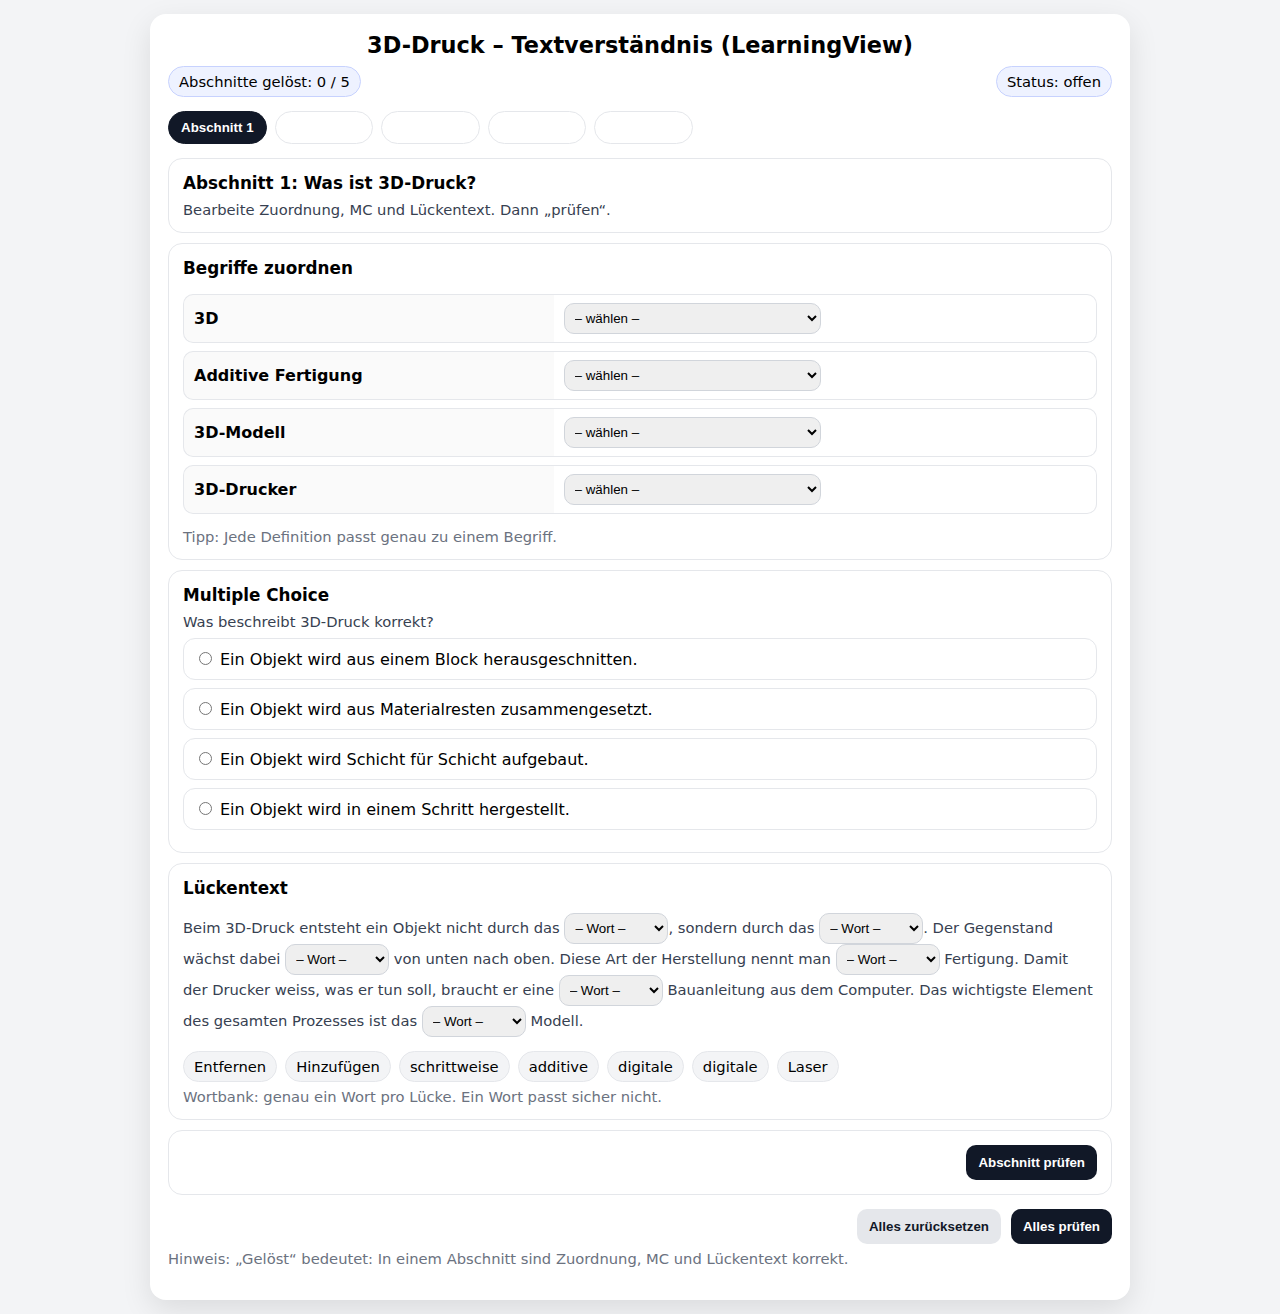
<file: index.html>
<!DOCTYPE html>
<html lang="de">
<head>
  <meta charset="UTF-8" />
  <meta name="viewport" content="width=device-width,initial-scale=1" />
  <title>3D-Druck – Arbeitsblatt (LearningView)</title>
  <style>
    :root{font-family:system-ui,-apple-system,BlinkMacSystemFont,"Segoe UI",sans-serif;background:#f3f4f6;}
    body{margin:0;min-height:100vh;display:flex;align-items:center;justify-content:center;padding:14px;}
    .app{background:#fff;border-radius:16px;box-shadow:0 10px 30px rgba(0,0,0,.1);padding:18px;max-width:980px;width:100%;box-sizing:border-box;}
    h1{margin:0 0 6px;text-align:center;font-size:1.4rem;}
    .topbar{display:flex;gap:10px;flex-wrap:wrap;align-items:center;justify-content:space-between;margin:8px 0 14px;}
    .pill{background:#eef2ff;border:1px solid #c7d2fe;padding:6px 10px;border-radius:999px;font-size:.92rem}
    .tabs{display:flex;gap:8px;flex-wrap:wrap;margin:10px 0 14px;}
    .tab{border:1px solid #e5e7eb;background:#fff;border-radius:999px;padding:8px 12px;cursor:pointer;font-weight:600}
    .tab.active{background:#111827;color:#fff;border-color:#111827}
    .section{display:none;}
    .section.active{display:block;}
    .card{border:1px solid #e5e7eb;border-radius:14px;padding:14px;margin:10px 0;background:#fff;}
    .card h2{margin:0 0 8px;font-size:1.05rem}
    .hint{color:#6b7280;font-size:.92rem;margin-top:6px}
    .row{display:flex;gap:10px;flex-wrap:wrap;align-items:flex-start}
    .col{flex:1;min-width:260px}
    button{border:0;background:#111827;color:#fff;padding:10px 12px;border-radius:10px;cursor:pointer;font-weight:700}
    button.secondary{background:#e5e7eb;color:#111827}
    button:disabled{opacity:.45;cursor:not-allowed}
    .ok{color:#065f46;font-weight:700}
    .bad{color:#991b1b;font-weight:700}
    .small{font-size:.92rem;color:#374151}
    .mc label{display:block;border:1px solid #e5e7eb;border-radius:12px;padding:10px;margin:8px 0;cursor:pointer}
    .mc input{margin-right:8px}
    .wordbank{display:flex;gap:8px;flex-wrap:wrap;margin-top:10px}
    .chip{background:#f3f4f6;border:1px solid #e5e7eb;padding:6px 10px;border-radius:999px;font-size:.92rem}
    .blank{display:inline-block;min-width:140px;border-bottom:2px solid #111827;padding:0 6px;margin:0 4px}
    select{padding:6px;border-radius:10px;border:1px solid #d1d5db}
    table{width:100%;border-collapse:separate;border-spacing:0 8px}
    td{padding:8px 10px;vertical-align:middle}
    .pair td{border:1px solid #e5e7eb}
    .pair td:first-child{border-right:none;border-radius:10px 0 0 10px;background:#fafafa;font-weight:700}
    .pair td:last-child{border-left:none;border-radius:0 10px 10px 0}
    .footer{display:flex;gap:10px;flex-wrap:wrap;justify-content:flex-end;margin-top:14px}
  </style>
</head>
<body>
  <div class="app">
    <h1>3D-Druck – Textverständnis (LearningView)</h1>
    <div class="topbar">
      <div class="pill" id="progressPill">Abschnitte gelöst: 0 / 5</div>
      <div class="pill" id="statusPill">Status: offen</div>
    </div>

    <div class="tabs" id="tabs"></div>

    <div id="sections"></div>

    <div class="footer">
      <button class="secondary" id="resetBtn">Alles zurücksetzen</button>
      <button id="checkAllBtn">Alles prüfen</button>
    </div>

    <p class="hint">Hinweis: „Gelöst“ bedeutet: In einem Abschnitt sind Zuordnung, MC und Lückentext korrekt.</p>
  </div>

<script>
/* =========================
   DATEN: Abschnitte 1–5
   (Abschnitt 1 vollständig,
    2–5 als Platzhalter: fülle
    die Aufgaben analog)
   ========================= */

const DATA = [
  {
    id: 1,
    title: "Abschnitt 1",
    subtitle: "Was ist 3D-Druck?",
    match: {
      title: "Begriffe zuordnen",
      left: [
        "3D",
        "Additive Fertigung",
        "3D-Modell",
        "3D-Drucker"
      ],
      right: [
        "Dreidimensional: Länge, Breite, Höhe",
        "Herstellung: Material wird hinzugefügt",
        "Digitaler Bauplan für den Druck",
        "Maschine: baut Schicht für Schicht"
      ],
      // richtige Zuordnung: index links -> index rechts
      solution: [0,1,2,3]
    },
    mc: {
      title: "Multiple Choice",
      question: "Was beschreibt 3D-Druck korrekt?",
      options: [
        "Ein Objekt wird aus einem Block herausgeschnitten.",
        "Ein Objekt wird aus Materialresten zusammengesetzt.",
        "Ein Objekt wird Schicht für Schicht aufgebaut.",
        "Ein Objekt wird in einem Schritt hergestellt."
      ],
      correctIndex: 2
    },
    cloze: {
      title: "Lückentext",
      textParts: [
        "Beim 3D-Druck entsteht ein Objekt nicht durch das ",
        ", sondern durch das ",
        ". Der Gegenstand wächst dabei ",
        " von unten nach oben. Diese Art der Herstellung nennt man ",
        " Fertigung. Damit der Drucker weiss, was er tun soll, braucht er eine ",
        " Bauanleitung aus dem Computer. Das wichtigste Element des gesamten Prozesses ist das ",
        " Modell."
      ],
      // 6 Lücken
      blanks: 6,
      wordbank: [
        "Entfernen",
        "Hinzufügen",
        "schrittweise",
        "additive",
        "digitale",
        "digitale",
        "Laser" // Ablenkwort
      ],
      // eindeutige Lösung je Lücke
      solution: ["Entfernen","Hinzufügen","schrittweise","additive","digitale","digitale"]
    }
  },

  // ===== Platzhalter: Abschnitt 2–5
  // Du kannst die Inhalte 1:1 aus deinem Arbeitsblatt übertragen.
  // Ich habe sie hier bewusst leer gelassen, damit du sie schnell kopierst.
  { id: 2, title: "Abschnitt 2", subtitle:"3D-Druck in der heutigen Welt",
    match:null, mc:null, cloze:null },
  { id: 3, title: "Abschnitt 3", subtitle:"Verfahren und Materialien",
    match:null, mc:null, cloze:null },
  { id: 4, title: "Abschnitt 4", subtitle:"Software: CAD & Slicer",
    match:null, mc:null, cloze:null },
  { id: 5, title: "Abschnitt 5", subtitle:"Du lernst 3D-Druck – warum?",
    match:null, mc:null, cloze:null }
];

/* =========================
   UI Rendering
   ========================= */

const tabsEl = document.getElementById("tabs");
const sectionsEl = document.getElementById("sections");
const progressPill = document.getElementById("progressPill");
const statusPill = document.getElementById("statusPill");
const resetBtn = document.getElementById("resetBtn");
const checkAllBtn = document.getElementById("checkAllBtn");

const state = loadState();

function loadState(){
  try{
    const raw = localStorage.getItem("lv_3ddruck_state_v1");
    if(raw) return JSON.parse(raw);
  }catch(e){}
  return { active:1, solved:{}, answers:{} };
}
function saveState(){
  localStorage.setItem("lv_3ddruck_state_v1", JSON.stringify(state));
}

function setActive(id){
  state.active = id;
  saveState();
  render();
}

function render(){
  // Tabs
  tabsEl.innerHTML = "";
  DATA.forEach(s=>{
    const b = document.createElement("button");
    b.className = "tab"+(s.id===state.active?" active":"");
    b.textContent = s.title;
    b.onclick = ()=>setActive(s.id);
    tabsEl.appendChild(b);
  });

  // Sections
  sectionsEl.innerHTML = "";
  DATA.forEach(s=>{
    const wrap = document.createElement("div");
    wrap.className = "section"+(s.id===state.active?" active":"");
    wrap.dataset.sid = s.id;

    const header = document.createElement("div");
    header.className = "card";
    header.innerHTML = `<h2>${s.title}: ${s.subtitle}</h2>
                        <div class="small">Bearbeite Zuordnung, MC und Lückentext. Dann „prüfen“.</div>`;
    wrap.appendChild(header);

    if(!s.match || !s.mc || !s.cloze){
      const c = document.createElement("div");
      c.className = "card";
      c.innerHTML = `<h2>Inhalt fehlt</h2>
                     <div class="small">Dieser Abschnitt ist noch nicht befüllt. Kopiere die Aufgaben aus deinem Dokument in die DATA-Struktur.</div>`;
      wrap.appendChild(c);
      sectionsEl.appendChild(wrap);
      return;
    }

    // Match
    wrap.appendChild(renderMatch(s));
    // MC
    wrap.appendChild(renderMC(s));
    // Cloze
    wrap.appendChild(renderCloze(s));

    // Check button
    const footer = document.createElement("div");
    footer.className = "card";
    footer.innerHTML = `<div class="row" style="justify-content:space-between;align-items:center">
        <div id="secmsg_${s.id}" class="small"></div>
        <button onclick="checkSection(${s.id})">Abschnitt prüfen</button>
      </div>`;
    wrap.appendChild(footer);

    sectionsEl.appendChild(wrap);
  });

  // Progress
  const solvedCount = Object.values(state.solved).filter(Boolean).length;
  progressPill.textContent = `Abschnitte gelöst: ${solvedCount} / 5`;
  statusPill.textContent = solvedCount===5 ? "Status: abgeschlossen" : "Status: offen";

  if(solvedCount===5){
    sendAppSolvedOnce();
  }
}
window.checkSection = checkSection;

function key(sid, part){ return `${sid}:${part}`; }

function renderMatch(s){
  const card = document.createElement("div");
  card.className = "card";
  card.innerHTML = `<h2>${s.match.title}</h2>`;
  const table = document.createElement("table");
  s.match.left.forEach((l,i)=>{
    const tr = document.createElement("tr");
    tr.className = "pair";
    const td1 = document.createElement("td"); td1.textContent = l;
    const td2 = document.createElement("td");
    const sel = document.createElement("select");
    sel.dataset.sid = s.id; sel.dataset.part="match"; sel.dataset.idx=i;
    sel.innerHTML = `<option value="">– wählen –</option>` + s.match.right.map((r,ri)=>`<option value="${ri}">${r}</option>`).join("");
    const saved = state.answers[key(s.id,"match")]?.[i] ?? "";
    sel.value = saved;
    sel.onchange = ()=>{
      state.answers[key(s.id,"match")] = state.answers[key(s.id,"match")] || [];
      state.answers[key(s.id,"match")][i] = sel.value;
      saveState();
    };
    td2.appendChild(sel);
    tr.appendChild(td1); tr.appendChild(td2);
    table.appendChild(tr);
  });
  card.appendChild(table);
  card.innerHTML += `<div class="hint">Tipp: Jede Definition passt genau zu einem Begriff.</div>`;
  return card;
}

function renderMC(s){
  const card = document.createElement("div");
  card.className = "card";
  card.innerHTML = `<h2>${s.mc.title}</h2><div class="small">${s.mc.question}</div>`;
  const div = document.createElement("div");
  div.className = "mc";
  const saved = state.answers[key(s.id,"mc")] ?? null;
  s.mc.options.forEach((opt,idx)=>{
    const lab = document.createElement("label");
    const inp = document.createElement("input");
    inp.type="radio"; inp.name=`mc_${s.id}`; inp.value=idx;
    if(saved!==null && String(saved)===String(idx)) inp.checked = true;
    inp.onchange = ()=>{
      state.answers[key(s.id,"mc")] = idx;
      saveState();
    };
    lab.appendChild(inp);
    lab.appendChild(document.createTextNode(opt));
    div.appendChild(lab);
  });
  card.appendChild(div);
  return card;
}

function renderCloze(s){
  const card = document.createElement("div");
  card.className = "card";
  card.innerHTML = `<h2>${s.cloze.title}</h2>`;
  const p = document.createElement("p");
  p.className = "small";

  const saved = state.answers[key(s.id,"cloze")] || Array(s.cloze.blanks).fill("");

  // Build with selects for each blank
  let bi = 0;
  s.cloze.textParts.forEach((part,pi)=>{
    p.appendChild(document.createTextNode(part));
    if(pi < s.cloze.blanks){
      const sel = document.createElement("select");
      sel.dataset.sid=s.id; sel.dataset.part="cloze"; sel.dataset.idx=bi;
      sel.innerHTML = `<option value="">– Wort –</option>` + s.cloze.wordbank.map(w=>`<option value="${w}">${w}</option>`).join("");
      sel.value = saved[bi] || "";
      sel.onchange = ()=>{
        state.answers[key(s.id,"cloze")] = state.answers[key(s.id,"cloze")] || Array(s.cloze.blanks).fill("");
        state.answers[key(s.id,"cloze")][bi] = sel.value;
        saveState();
      };
      p.appendChild(sel);
      bi++;
    }
  });

  card.appendChild(p);

  const wb = document.createElement("div");
  wb.className = "wordbank";
  s.cloze.wordbank.forEach(w=>{
    const c = document.createElement("span");
    c.className = "chip";
    c.textContent = w;
    wb.appendChild(c);
  });
  card.appendChild(wb);
  card.innerHTML += `<div class="hint">Wortbank: genau ein Wort pro Lücke. Ein Wort passt sicher nicht.</div>`;
  return card;
}

function checkSection(sid){
  const s = DATA.find(x=>x.id===sid);
  if(!s.match || !s.mc || !s.cloze) return;

  const msg = document.getElementById(`secmsg_${sid}`);
  let okMatch = false, okMC = false, okCloze = false;

  // Match
  const ansM = state.answers[key(sid,"match")] || [];
  okMatch = ansM.length===s.match.left.length && s.match.solution.every((sol,i)=>String(ansM[i])===String(sol));

  // MC
  const ansMC = state.answers[key(sid,"mc")];
  okMC = (ansMC===s.mc.correctIndex);

  // Cloze
  const ansC = state.answers[key(sid,"cloze")] || [];
  okCloze = s.cloze.solution.every((sol,i)=>String(ansC[i])===String(sol));

  const solved = okMatch && okMC && okCloze;
  state.solved[sid] = solved;
  saveState();

  msg.innerHTML = solved
    ? `<span class="ok">Gelöst ✅</span> (Zuordnung, MC und Lückentext korrekt)`
    : `<span class="bad">Noch nicht gelöst ❌</span> (prüfe die drei Teile)`;

  render();
}

function sendAppSolvedOnce(){
  if(state._sentSolved) return;
  state._sentSolved = true;
  saveState();
  try{
    window.parent?.postMessage("AppSolved","*");
  }catch(e){}
}

checkAllBtn.onclick = ()=>{
  DATA.forEach(s=>checkSection(s.id));
};

resetBtn.onclick = ()=>{
  localStorage.removeItem("lv_3ddruck_state_v1");
  location.reload();
};

render();
</script>
</body>
</html>
</file>
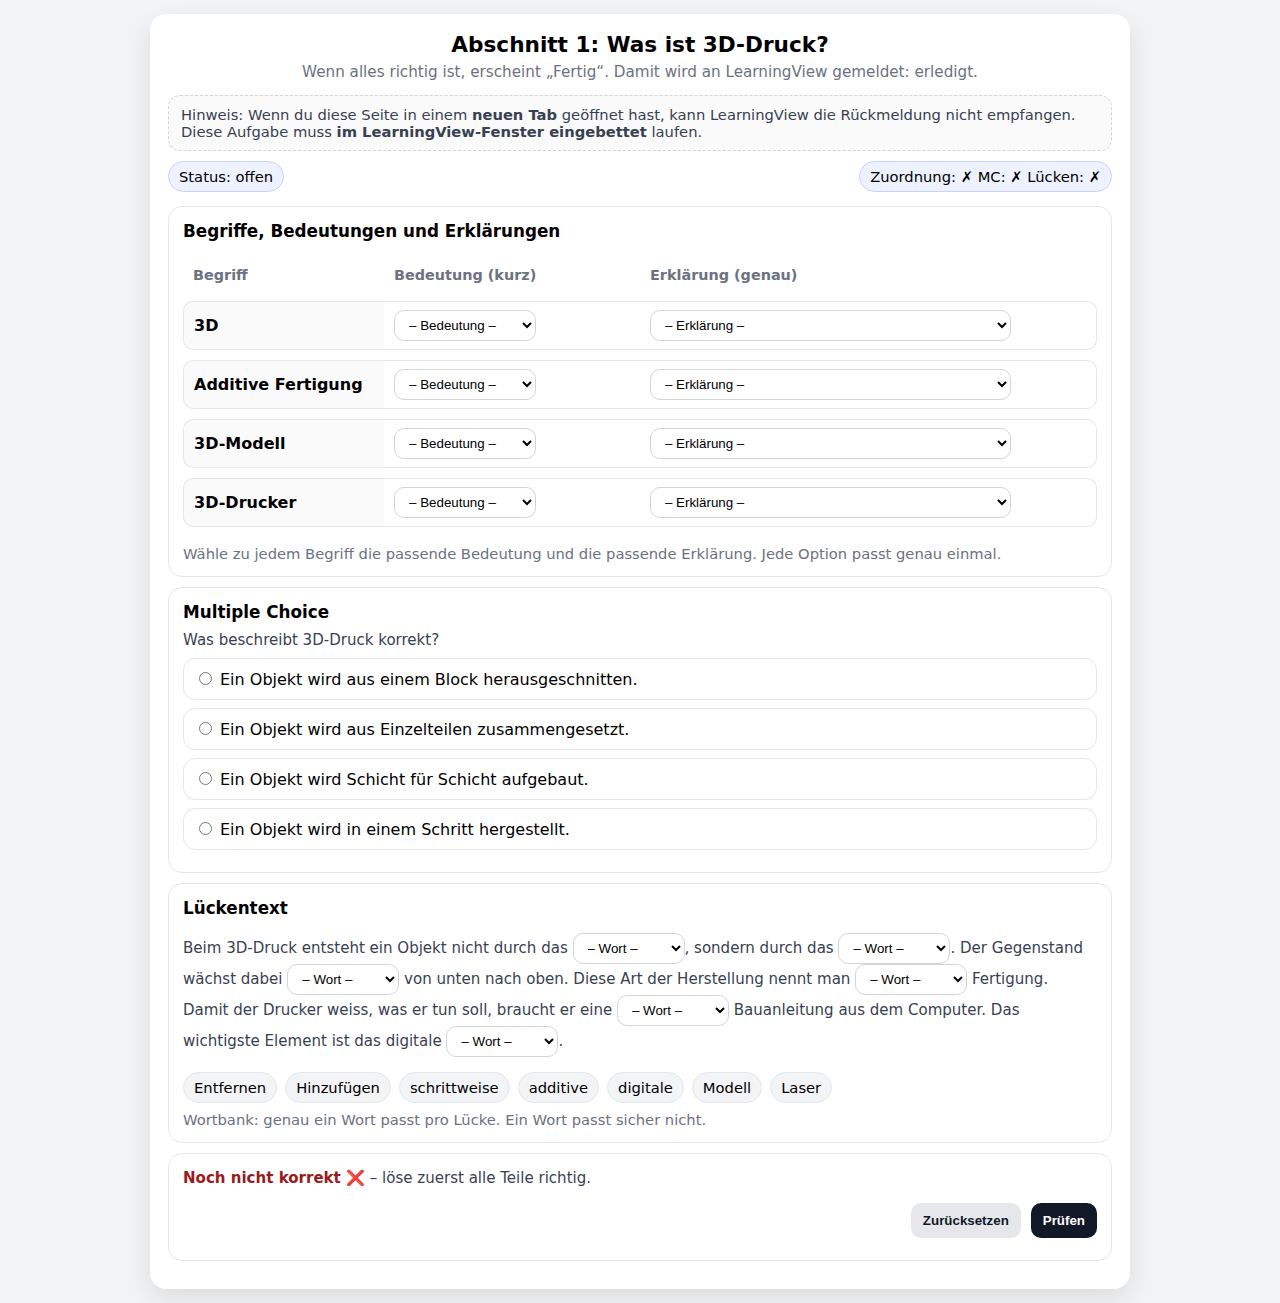
<file: abschnitt1.html>
<!DOCTYPE html>
<html lang="de">
<head>
  <meta charset="UTF-8" />
  <meta name="viewport" content="width=device-width,initial-scale=1" />
  <title>3D-Druck – Abschnitt 1</title>
  <style>
    :root{font-family:system-ui,-apple-system,BlinkMacSystemFont,"Segoe UI",sans-serif;background:#f3f4f6;}
    body{margin:0;min-height:100vh;display:flex;align-items:center;justify-content:center;padding:14px;}
    .app{background:#fff;border-radius:16px;box-shadow:0 10px 30px rgba(0,0,0,.1);padding:18px;max-width:980px;width:100%;box-sizing:border-box;}
    h1{margin:0 0 6px;text-align:center;font-size:1.35rem;}
    .sub{margin:0 0 14px;text-align:center;color:#6b7280;font-size:.95rem}

    .pillbar{display:flex;gap:10px;flex-wrap:wrap;align-items:center;justify-content:space-between;margin:8px 0 14px;}
    .pill{background:#eef2ff;border:1px solid #c7d2fe;padding:6px 10px;border-radius:999px;font-size:.92rem}

    .card{border:1px solid #e5e7eb;border-radius:14px;padding:14px;margin:10px 0;background:#fff;}
    .card h2{margin:0 0 8px;font-size:1.05rem}
    .small{font-size:.94rem;color:#374151;line-height:1.35}
    .hint{color:#6b7280;font-size:.92rem;margin-top:8px}

    table{width:100%;border-collapse:separate;border-spacing:0 10px}
    th,td{padding:8px 10px;vertical-align:middle}
    th{font-size:.9rem;color:#6b7280;text-align:left}
    tr.row td{border:1px solid #e5e7eb}
    tr.row td:first-child{border-right:none;border-radius:10px 0 0 10px;background:#fafafa;font-weight:800;width:22%}
    tr.row td:nth-child(2){border-left:none;border-right:none;width:28%}
    tr.row td:last-child{border-left:none;border-radius:0 10px 10px 0;width:50%}

    select{padding:6px 10px;border-radius:10px;border:1px solid #d1d5db;max-width:100%;background:#fff;}

    .mc label{display:block;border:1px solid #e5e7eb;border-radius:12px;padding:10px;margin:8px 0;cursor:pointer}
    .mc input{margin-right:8px}

    .wordbank{display:flex;gap:8px;flex-wrap:wrap;margin-top:10px}
    .chip{background:#f3f4f6;border:1px solid #e5e7eb;padding:6px 10px;border-radius:999px;font-size:.92rem}

    .footer{display:flex;gap:10px;flex-wrap:wrap;justify-content:flex-end;margin-top:14px;align-items:center;}
    button{border:0;background:#111827;color:#fff;padding:10px 12px;border-radius:10px;cursor:pointer;font-weight:800}
    button.secondary{background:#e5e7eb;color:#111827}
    button.done{background:#16a34a}
    button.done:disabled{opacity:.6;cursor:not-allowed}

    .ok{color:#065f46;font-weight:900}
    .bad{color:#991b1b;font-weight:900}
    .debug{margin:8px 0 0;color:#6b7280;font-size:.85rem;text-align:center}
    .hidden{display:none !important}
    .banner{border:1px dashed #d1d5db;padding:10px 12px;border-radius:12px;background:#fafafa;color:#374151;font-size:.92rem;margin-bottom:10px}
  </style>
</head>
<body>
  <div class="app">
    <h1 id="title"></h1>
    <p class="sub" id="subtitle"></p>

    <div class="banner hidden" id="embedHint">
      Hinweis: Wenn du diese Seite in einem <b>neuen Tab</b> geöffnet hast, kann LearningView die Rückmeldung nicht empfangen.
      Diese Aufgabe muss <b>im LearningView-Fenster eingebettet</b> laufen.
    </div>

    <div class="pillbar">
      <div class="pill" id="progressPill"></div>
      <div class="pill" id="detailPill"></div>
    </div>

    <div class="card">
      <h2 id="matchTitle"></h2>
      <table>
        <thead>
          <tr>
            <th>Begriff</th>
            <th>Bedeutung (kurz)</th>
            <th>Erklärung (genau)</th>
          </tr>
        </thead>
        <tbody id="matchTable"></tbody>
      </table>
      <div class="hint">Wähle zu jedem Begriff die passende Bedeutung und die passende Erklärung. Jede Option passt genau einmal.</div>
    </div>

    <div class="card">
      <h2 id="mcTitle"></h2>
      <div class="small" id="mcQuestion"></div>
      <div class="mc" id="mcWrap"></div>
    </div>

    <div class="card">
      <h2 id="clozeTitle"></h2>
      <p class="small" id="clozeText"></p>
      <div class="wordbank" id="wordbank"></div>
      <div class="hint">Wortbank: genau ein Wort passt pro Lücke. Ein Wort passt sicher nicht.</div>
    </div>

    <div class="card">
      <div class="small" id="msg"></div>
      <div class="footer">
        <button class="secondary" id="resetBtn">Zurücksetzen</button>
        <button id="checkBtn">Prüfen</button>

        <!-- erscheint erst wenn alles korrekt -->
        <button class="done hidden" id="doneBtn">Fertig (LearningView)</button>
      </div>
      <div class="debug" id="debug"></div>
    </div>
  </div>

<script>
const CONFIG = {
  title: "Abschnitt 1: Was ist 3D-Druck?",
  subtitle: "Wenn alles richtig ist, erscheint „Fertig“. Damit wird an LearningView gemeldet: erledigt.",
  match3: {
    title: "Begriffe, Bedeutungen und Erklärungen",
    terms: ["3D","Additive Fertigung","3D-Modell","3D-Drucker"],
    meanings: ["dreidimensional","Herstellungsart","digitaler Bauplan","Druckmaschine"],
    explanations: [
      "Gegenstände mit Breite, Länge und Höhe",
      "Material wird schichtweise hinzugefügt",
      "Computerdatei, die die Form eines Objekts beschreibt",
      "Gerät, das ein Objekt Schicht für Schicht aufbaut"
    ],
    solutionMeaningIndex: [0,1,2,3],
    solutionExplainIndex:  [0,1,2,3]
  },
  mc: {
    title: "Multiple Choice",
    question: "Was beschreibt 3D-Druck korrekt?",
    options: [
      "Ein Objekt wird aus einem Block herausgeschnitten.",
      "Ein Objekt wird aus Einzelteilen zusammengesetzt.",
      "Ein Objekt wird Schicht für Schicht aufgebaut.",
      "Ein Objekt wird in einem Schritt hergestellt."
    ],
    correctIndex: 2
  },
  cloze: {
    title: "Lückentext",
    textParts: [
      "Beim 3D-Druck entsteht ein Objekt nicht durch das ",
      ", sondern durch das ",
      ". Der Gegenstand wächst dabei ",
      " von unten nach oben. Diese Art der Herstellung nennt man ",
      " Fertigung. Damit der Drucker weiss, was er tun soll, braucht er eine ",
      " Bauanleitung aus dem Computer. Das wichtigste Element ist das digitale ",
      "."
    ],
    wordbank: ["Entfernen","Hinzufügen","schrittweise","additive","digitale","Modell","Laser"],
    solution: ["Entfernen","Hinzufügen","schrittweise","additive","digitale","Modell"]
  }
};

const $ = (id)=>document.getElementById(id);
const state = { meaning:[], explain:[], mc:null, cloze:[], solved:false, sent:false };

function buildSelectIndex(options, placeholder){
  const sel = document.createElement("select");
  sel.innerHTML = `<option value="">${placeholder}</option>` +
    options.map((o,i)=>`<option value="${i}">${o}</option>`).join("");
  return sel;
}

function checkAll(){
  const okMatchMeaning = CONFIG.match3.solutionMeaningIndex
    .every((sol,i)=>String(state.meaning[i])===String(sol));
  const okMatchExplain = CONFIG.match3.solutionExplainIndex
    .every((sol,i)=>String(state.explain[i])===String(sol));
  const okMatch = okMatchMeaning && okMatchExplain;

  const okMC = state.mc === CONFIG.mc.correctIndex;

  const okCloze = CONFIG.cloze.solution
    .every((sol,i)=>String(state.cloze[i])===String(sol));

  return { okMatch, okMC, okCloze, solved: okMatch && okMC && okCloze };
}

function setDoneVisible(show){
  const b = $("doneBtn");
  if (show) b.classList.remove("hidden");
  else b.classList.add("hidden");
}

function updateStatus(){
  const r = checkAll();
  state.solved = r.solved;

  $("progressPill").textContent = `Status: ${r.solved ? "bereit" : "offen"}`;
  $("detailPill").textContent = `Zuordnung: ${r.okMatch?"✓":"✗"}  MC: ${r.okMC?"✓":"✗"}  Lücken: ${r.okCloze?"✓":"✗"}`;

  if (r.solved) {
    $("msg").innerHTML = `<span class="ok">Alles korrekt ✅</span> – klicke jetzt auf <b>Fertig</b>, um LearningView zu melden.`;
  } else {
    $("msg").innerHTML = `<span class="bad">Noch nicht korrekt ❌</span> – löse zuerst alle Teile richtig.`;
  }

  setDoneVisible(r.solved);
}

function sendAppSolved(){
  // Genau der „Trick“ aus dem LearningView-Forum:
  // <button onclick="window.parent.postMessage('AppSolved','*')">Fertig</button>
  // :contentReference[oaicite:2]{index=2}

  if (state.sent) return;

  // 3x senden (robuster)
  const fire = () => {
    try { window.parent.postMessage("AppSolved","*"); } catch(e){}
  };

  fire();
  setTimeout(fire, 150);
  setTimeout(fire, 450);

  state.sent = true;

  const b = $("doneBtn");
  b.disabled = true;
  b.textContent = "Gesendet ✓";

  $("debug").textContent =
    "Debug: AppSolved wurde gesendet. (Wenn LearningView es empfängt, wird die Aufgabe im Arbeitsstand als erledigt markiert.)";
}

function render(){
  $("title").textContent = CONFIG.title;
  $("subtitle").textContent = CONFIG.subtitle;

  // Hinweis, falls nicht eingebettet
  const embedded = (window.parent && window.parent !== window);
  if (!embedded) $("embedHint").classList.remove("hidden");

  // Match3
  $("matchTitle").textContent = CONFIG.match3.title;
  const tbody = $("matchTable");
  tbody.innerHTML = "";

  CONFIG.match3.terms.forEach((term,i)=>{
    const tr = document.createElement("tr");
    tr.className = "row";

    const tdTerm = document.createElement("td");
    tdTerm.textContent = term;

    const tdMeaning = document.createElement("td");
    const selM = buildSelectIndex(CONFIG.match3.meanings, "– Bedeutung –");
    selM.onchange = ()=>{ state.meaning[i]=selM.value; updateStatus(); };
    tdMeaning.appendChild(selM);

    const tdExplain = document.createElement("td");
    const selE = buildSelectIndex(CONFIG.match3.explanations, "– Erklärung –");
    selE.onchange = ()=>{ state.explain[i]=selE.value; updateStatus(); };
    tdExplain.appendChild(selE);

    tr.appendChild(tdTerm);
    tr.appendChild(tdMeaning);
    tr.appendChild(tdExplain);
    tbody.appendChild(tr);
  });

  // MC
  $("mcTitle").textContent = CONFIG.mc.title;
  $("mcQuestion").textContent = CONFIG.mc.question;
  const mw = $("mcWrap");
  mw.innerHTML = "";
  CONFIG.mc.options.forEach((opt,idx)=>{
    const lab = document.createElement("label");
    const inp = document.createElement("input");
    inp.type = "radio";
    inp.name = "mc";
    inp.value = idx;
    inp.onchange = ()=>{ state.mc = idx; updateStatus(); };
    lab.appendChild(inp);
    lab.appendChild(document.createTextNode(opt));
    mw.appendChild(lab);
  });

  // Cloze
  $("clozeTitle").textContent = CONFIG.cloze.title;
  const p = $("clozeText");
  p.innerHTML = "";
  for(let i=0;i<CONFIG.cloze.solution.length;i++){
    p.appendChild(document.createTextNode(CONFIG.cloze.textParts[i]));

    const sel = document.createElement("select");
    sel.innerHTML = `<option value="">– Wort –</option>` +
      CONFIG.cloze.wordbank.map(w=>`<option value="${w}">${w}</option>`).join("");
    sel.onchange = ()=>{ state.cloze[i]=sel.value; updateStatus(); };
    p.appendChild(sel);
  }
  p.appendChild(document.createTextNode(CONFIG.cloze.textParts[CONFIG.cloze.solution.length]));

  const wb = $("wordbank");
  wb.innerHTML = "";
  CONFIG.cloze.wordbank.forEach(w=>{
    const c = document.createElement("span");
    c.className = "chip";
    c.textContent = w;
    wb.appendChild(c);
  });

  // Buttons
  $("checkBtn").onclick = ()=> updateStatus();
  $("resetBtn").onclick = ()=> location.reload();
  $("doneBtn").onclick = ()=>{
    const r = checkAll();
    if (!r.solved) {
      $("debug").textContent = "Debug: Noch nicht korrekt – AppSolved wird nicht gesendet.";
      return;
    }
    sendAppSolved();
  };

  updateStatus();
}

render();
</script>
</body>
</html>
</file>
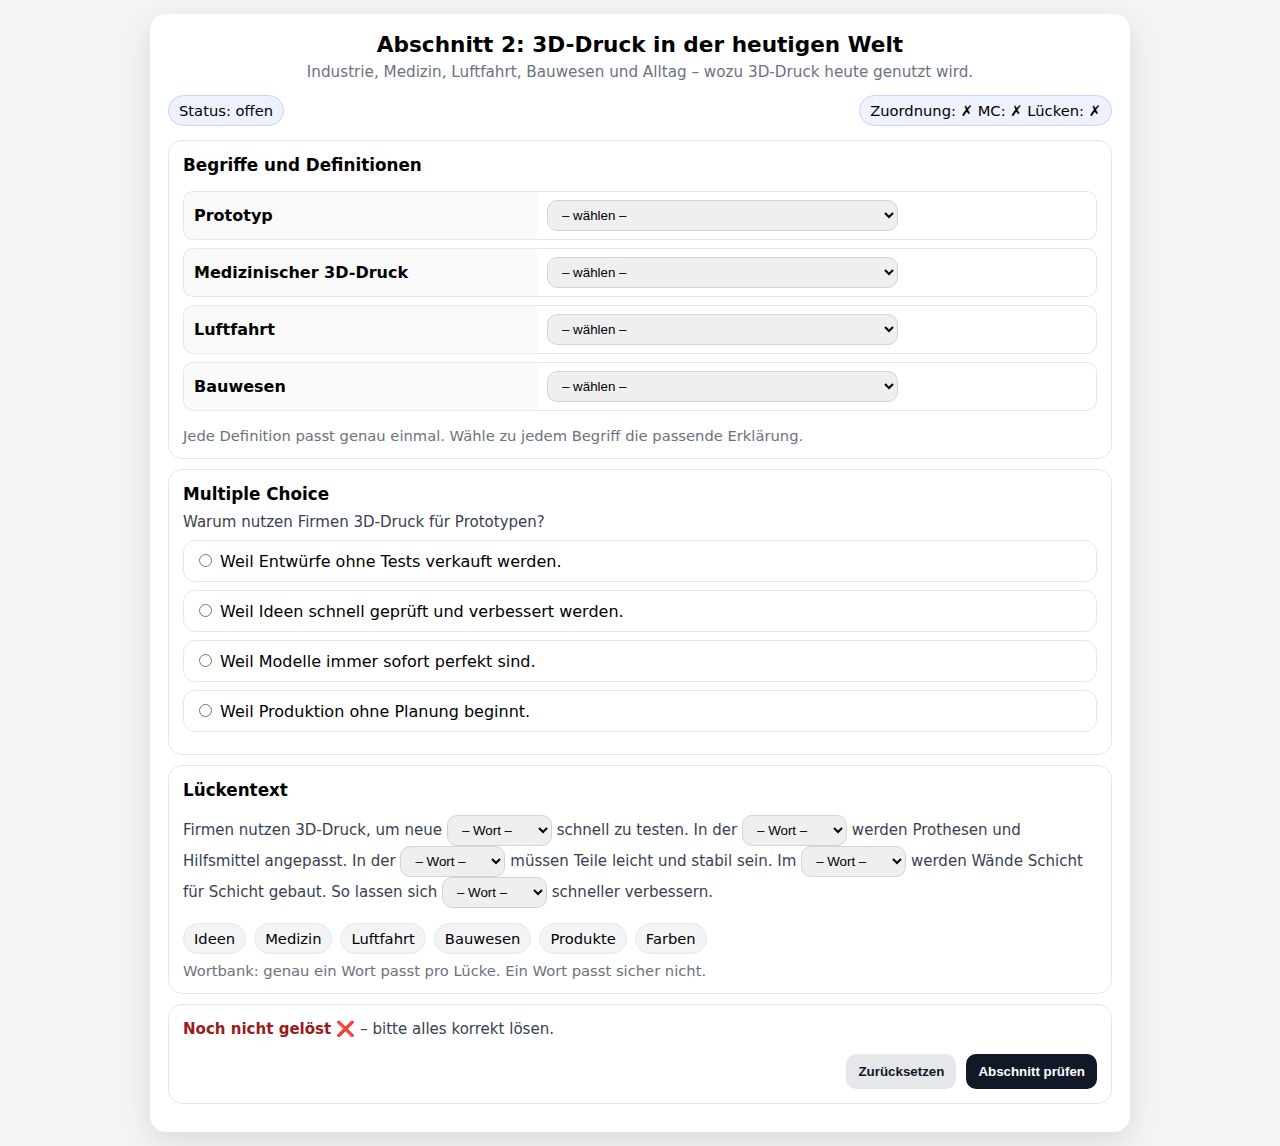
<file: abschnitt2.html>
<!DOCTYPE html>
<html lang="de">
<head>
  <meta charset="UTF-8" />
  <meta name="viewport" content="width=device-width,initial-scale=1" />
  <title>3D-Druck – Abschnitt 2</title>
  <link rel="stylesheet" href="./styles.css" />
</head>
<body>
  <div class="app">
    <h1 id="title"></h1>
    <p class="sub" id="subtitle"></p>

    <div class="pillbar">
      <div class="pill" id="progressPill"></div>
      <div class="pill" id="detailPill"></div>
    </div>

    <div class="card">
      <h2 id="matchTitle"></h2>
      <table id="matchTable"></table>
      <div class="hint">Jede Definition passt genau einmal. Wähle zu jedem Begriff die passende Erklärung.</div>
    </div>

    <div class="card">
      <h2 id="mcTitle"></h2>
      <div class="small" id="mcQuestion"></div>
      <div class="mc" id="mcWrap"></div>
    </div>

    <div class="card">
      <h2 id="clozeTitle"></h2>
      <p class="small" id="clozeText"></p>
      <div class="wordbank" id="wordbank"></div>
      <div class="hint">Wortbank: genau ein Wort passt pro Lücke. Ein Wort passt sicher nicht.</div>
    </div>

    <div class="card">
      <div class="small" id="msg"></div>
      <div class="footer">
        <button class="secondary" id="resetBtn">Zurücksetzen</button>
        <button id="checkBtn">Abschnitt prüfen</button>
      </div>
    </div>
  </div>

  <script>
    window.SECTION_CONFIG = {
      sectionId: 2,
      title: "Abschnitt 2: 3D-Druck in der heutigen Welt",
      subtitle: "Industrie, Medizin, Luftfahrt, Bauwesen und Alltag – wozu 3D-Druck heute genutzt wird.",
      match: {
        title: "Begriffe und Definitionen",
        left: ["Prototyp","Medizinischer 3D-Druck","Luftfahrt","Bauwesen"],
        right: [
          "Erstes Testmodell: prüfen und verbessern",
          "Individuelle Hilfsmittel: passend zum Körper",
          "Leichte, stabile Bauteile: für Flugzeuge und Raketen",
          "Wände und Gebäude: Bau mit Beton und Technik"
        ],
        solution: [0,1,2,3]
      },
      mc: {
        title: "Multiple Choice",
        question: "Warum nutzen Firmen 3D-Druck für Prototypen?",
        options: [
          "Weil Entwürfe ohne Tests verkauft werden.",
          "Weil Ideen schnell geprüft und verbessert werden.",
          "Weil Modelle immer sofort perfekt sind.",
          "Weil Produktion ohne Planung beginnt."
        ],
        correctIndex: 1
      },
      cloze: {
        title: "Lückentext",
        // 5 Lücken => 6 Textteile
        textParts: [
          "Firmen nutzen 3D-Druck, um neue ",
          " schnell zu testen. In der ",
          " werden Prothesen und Hilfsmittel angepasst. In der ",
          " müssen Teile leicht und stabil sein. Im ",
          " werden Wände Schicht für Schicht gebaut. So lassen sich ",
          " schneller verbessern."
        ],
        wordbank: ["Ideen","Medizin","Luftfahrt","Bauwesen","Produkte","Farben"],
        solution: ["Ideen","Medizin","Luftfahrt","Bauwesen","Produkte"]
      }
    };
  </script>
  <script src="./common.js"></script>
  <script>renderSectionApp(window.SECTION_CONFIG);</script>
</body>
</html>
</file>
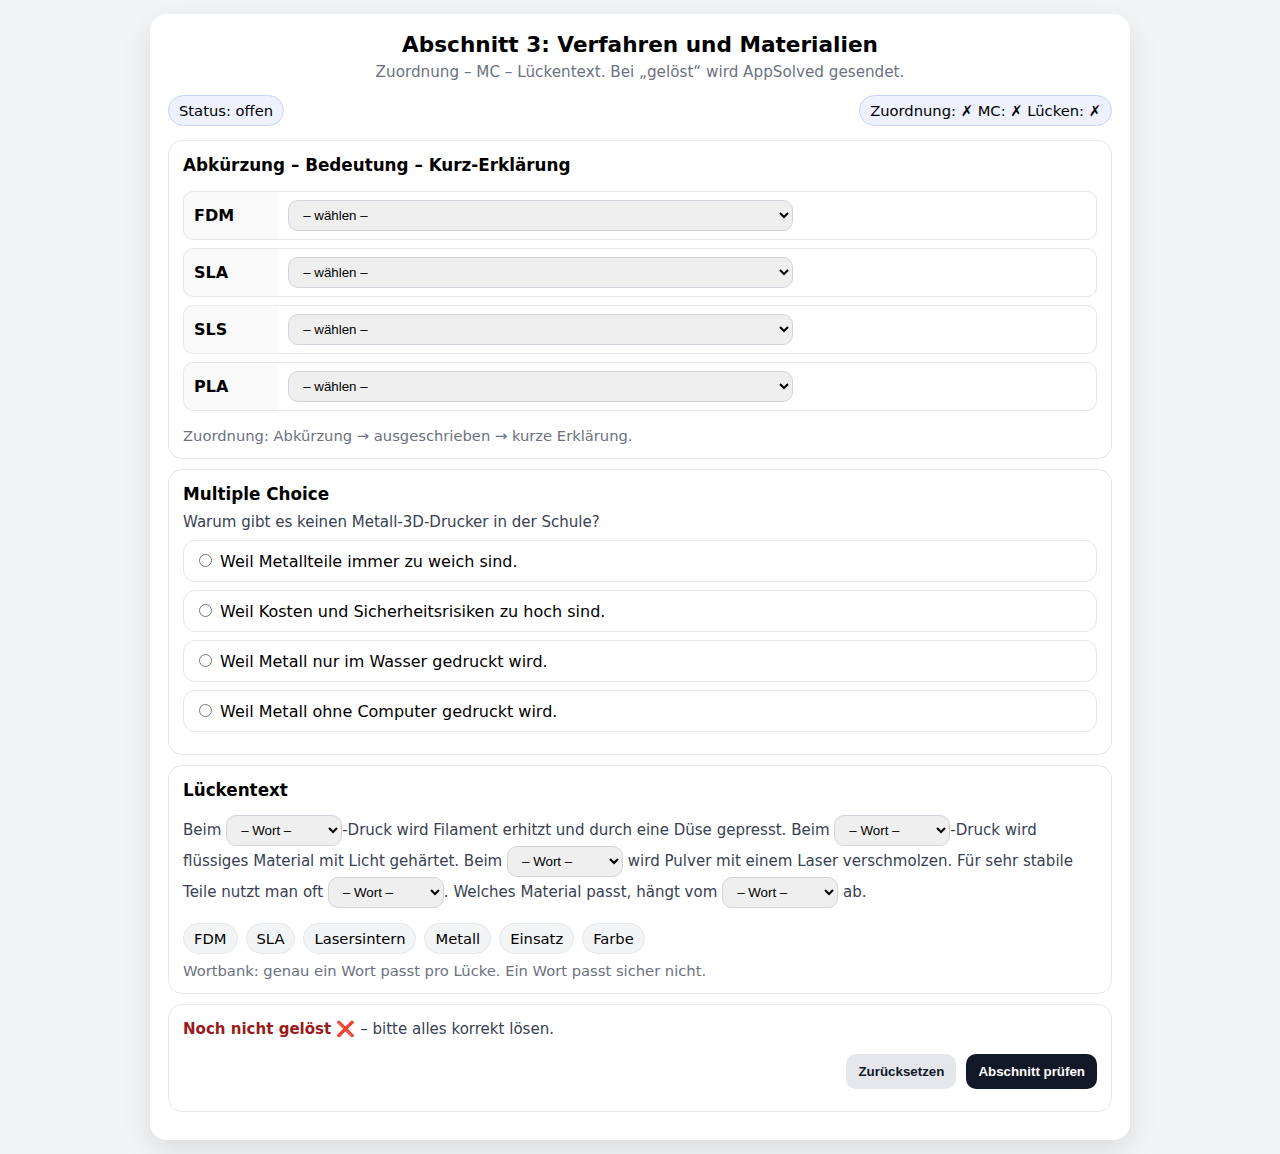
<file: abschnitt3.html>
<!DOCTYPE html>
<html lang="de">
<head>
  <meta charset="UTF-8" />
  <meta name="viewport" content="width=device-width,initial-scale=1" />
  <title>3D-Druck – Abschnitt 3</title>
  <style>
    :root{font-family:system-ui,-apple-system,BlinkMacSystemFont,"Segoe UI",sans-serif;background:#f3f4f6;}
    body{margin:0;min-height:100vh;display:flex;align-items:center;justify-content:center;padding:14px;}
    .app{background:#fff;border-radius:16px;box-shadow:0 10px 30px rgba(0,0,0,.1);padding:18px;max-width:980px;width:100%;box-sizing:border-box;}
    h1{margin:0 0 6px;text-align:center;font-size:1.35rem;}
    .sub{margin:0 0 14px;text-align:center;color:#6b7280;font-size:.95rem}
    .pillbar{display:flex;gap:10px;flex-wrap:wrap;align-items:center;justify-content:space-between;margin:8px 0 14px;}
    .pill{background:#eef2ff;border:1px solid #c7d2fe;padding:6px 10px;border-radius:999px;font-size:.92rem}
    .card{border:1px solid #e5e7eb;border-radius:14px;padding:14px;margin:10px 0;background:#fff;}
    .card h2{margin:0 0 8px;font-size:1.05rem}
    .small{font-size:.94rem;color:#374151;line-height:1.35}
    .hint{color:#6b7280;font-size:.92rem;margin-top:8px}
    button{border:0;background:#111827;color:#fff;padding:10px 12px;border-radius:10px;cursor:pointer;font-weight:700}
    button.secondary{background:#e5e7eb;color:#111827}
    .ok{color:#065f46;font-weight:800}
    .bad{color:#991b1b;font-weight:800}
    .mc label{display:block;border:1px solid #e5e7eb;border-radius:12px;padding:10px;margin:8px 0;cursor:pointer}
    .mc input{margin-right:8px}
    select{padding:6px 10px;border-radius:10px;border:1px solid #d1d5db}
    table{width:100%;border-collapse:separate;border-spacing:0 8px}
    td{padding:8px 10px;vertical-align:middle}
    .pair td{border:1px solid #e5e7eb}
    .pair td:first-child{border-right:none;border-radius:10px 0 0 10px;background:#fafafa;font-weight:800}
    .pair td:last-child{border-left:none;border-radius:0 10px 10px 0}
    .wordbank{display:flex;gap:8px;flex-wrap:wrap;margin-top:10px}
    .chip{background:#f3f4f6;border:1px solid #e5e7eb;padding:6px 10px;border-radius:999px;font-size:.92rem}
    .footer{display:flex;gap:10px;flex-wrap:wrap;justify-content:flex-end;margin-top:14px}
    .debug{margin:8px 0 0;color:#6b7280;font-size:.85rem;text-align:center}
  </style>
</head>
<body>
  <div class="app">
    <h1 id="title"></h1>
    <p class="sub" id="subtitle"></p>

    <div class="pillbar">
      <div class="pill" id="progressPill"></div>
      <div class="pill" id="detailPill"></div>
    </div>

    <div class="card">
      <h2 id="matchTitle"></h2>
      <table id="matchTable"></table>
      <div class="hint">Zuordnung: Abkürzung → ausgeschrieben → kurze Erklärung.</div>
    </div>

    <div class="card">
      <h2 id="mcTitle"></h2>
      <div class="small" id="mcQuestion"></div>
      <div class="mc" id="mcWrap"></div>
    </div>

    <div class="card">
      <h2 id="clozeTitle"></h2>
      <p class="small" id="clozeText"></p>
      <div class="wordbank" id="wordbank"></div>
      <div class="hint">Wortbank: genau ein Wort passt pro Lücke. Ein Wort passt sicher nicht.</div>
    </div>

    <div class="card">
      <div class="small" id="msg"></div>
      <div class="footer">
        <button class="secondary" id="resetBtn">Zurücksetzen</button>
        <button id="checkBtn">Abschnitt prüfen</button>
      </div>
      <div class="debug" id="debug"></div>
    </div>
  </div>

<script>
const CONFIG = {
  sectionId: 3,
  title: "Abschnitt 3: Verfahren und Materialien",
  subtitle: "Zuordnung – MC – Lückentext. Bei „gelöst“ wird AppSolved gesendet.",
  match: {
    title: "Abkürzung – Bedeutung – Kurz-Erklärung",
    left: ["FDM","SLA","SLS","PLA"],
    right: [
      "FDM = Fused Deposition Modeling – Filament wird geschmolzen und abgelegt",
      "SLA = Stereolithografie – Flüssiges Harz wird mit Licht gehärtet",
      "SLS = Selective Laser Sintering – Pulver wird mit Laser verschmolzen",
      "PLA = Polylactid – pflanzlicher Kunststoff, gut für Schule"
    ],
    solution: [0,1,2,3]
  },
  mc: {
    title: "Multiple Choice",
    question: "Warum gibt es keinen Metall-3D-Drucker in der Schule?",
    options: [
      "Weil Metallteile immer zu weich sind.",
      "Weil Kosten und Sicherheitsrisiken zu hoch sind.",
      "Weil Metall nur im Wasser gedruckt wird.",
      "Weil Metall ohne Computer gedruckt wird."
    ],
    correctIndex: 1
  },
  cloze: {
    title: "Lückentext",
    // 5 Lücken -> 6 Textteile
    textParts: [
      "Beim ",
      "-Druck wird Filament erhitzt und durch eine Düse gepresst. Beim ",
      "-Druck wird flüssiges Material mit Licht gehärtet. Beim ",
      " wird Pulver mit einem Laser verschmolzen. Für sehr stabile Teile nutzt man oft ",
      ". Welches Material passt, hängt vom ",
      " ab."
    ],
    wordbank: ["FDM","SLA","Lasersintern","Metall","Einsatz","Farbe"],
    solution: ["FDM","SLA","Lasersintern","Metall","Einsatz"]
  }
};

const $ = (id)=>document.getElementById(id);
const state = { answers:{ match:[], mc:null, cloze:[] }, solved:false };

function checkAll(){
  const okMatch = CONFIG.match.solution.every((sol,i)=>String(state.answers.match[i])===String(sol));
  const okMC = state.answers.mc === CONFIG.mc.correctIndex;
  const okCloze = CONFIG.cloze.solution.every((sol,i)=>String(state.answers.cloze[i])===String(sol));
  return {okMatch, okMC, okCloze, solved: okMatch && okMC && okCloze};
}

function updateStatus(){
  const r = checkAll();
  $("progressPill").textContent = `Status: ${r.solved ? "gelöst" : "offen"}`;
  $("detailPill").textContent = `Zuordnung: ${r.okMatch?"✓":"✗"}  MC: ${r.okMC?"✓":"✗"}  Lücken: ${r.okCloze?"✓":"✗"}`;
  $("msg").innerHTML = r.solved
    ? `<span class="ok">Gelöst ✅</span> – AppSolved wird gesendet.`
    : `<span class="bad">Noch nicht gelöst ❌</span> – bitte alles korrekt lösen.`;
  return r.solved;
}

function sendSolved(){
  try{
    window.parent?.postMessage("AppSolved","*");
    $("debug").textContent = "Debug: AppSolved gesendet (postMessage).";
  }catch(e){
    $("debug").textContent = "Debug: postMessage fehlgeschlagen.";
  }
}

function render(){
  $("title").textContent = CONFIG.title;
  $("subtitle").textContent = CONFIG.subtitle;

  // Match
  $("matchTitle").textContent = CONFIG.match.title;
  const mt = $("matchTable");
  mt.innerHTML = "";
  CONFIG.match.left.forEach((l,i)=>{
    const tr = document.createElement("tr");
    tr.className = "pair";
    const td1 = document.createElement("td"); td1.textContent = l;
    const td2 = document.createElement("td");
    const sel = document.createElement("select");
    sel.innerHTML = `<option value="">– wählen –</option>` + CONFIG.match.right.map((r,ri)=>`<option value="${ri}">${r}</option>`).join("");
    sel.onchange = ()=>{ state.answers.match[i]=sel.value; updateStatus(); };
    td2.appendChild(sel);
    tr.appendChild(td1); tr.appendChild(td2);
    mt.appendChild(tr);
  });

  // MC
  $("mcTitle").textContent = CONFIG.mc.title;
  $("mcQuestion").textContent = CONFIG.mc.question;
  const mw = $("mcWrap"); mw.innerHTML = "";
  CONFIG.mc.options.forEach((opt,idx)=>{
    const lab = document.createElement("label");
    const inp = document.createElement("input");
    inp.type="radio"; inp.name="mc"; inp.value=idx;
    inp.onchange = ()=>{ state.answers.mc = idx; updateStatus(); };
    lab.appendChild(inp);
    lab.appendChild(document.createTextNode(opt));
    mw.appendChild(lab);
  });

  // Cloze
  $("clozeTitle").textContent = CONFIG.cloze.title;
  const p = $("clozeText"); p.innerHTML = "";
  for(let i=0;i<CONFIG.cloze.solution.length;i++){
    p.appendChild(document.createTextNode(CONFIG.cloze.textParts[i]));
    const sel = document.createElement("select");
    sel.innerHTML = `<option value="">– Wort –</option>` + CONFIG.cloze.wordbank.map(w=>`<option value="${w}">${w}</option>`).join("");
    sel.onchange = ()=>{ state.answers.cloze[i]=sel.value; updateStatus(); };
    p.appendChild(sel);
  }
  p.appendChild(document.createTextNode(CONFIG.cloze.textParts[CONFIG.cloze.solution.length]));

  const wb = $("wordbank"); wb.innerHTML = "";
  CONFIG.cloze.wordbank.forEach(w=>{
    const c = document.createElement("span");
    c.className="chip"; c.textContent=w;
    wb.appendChild(c);
  });

  $("checkBtn").onclick = ()=>{
    const solved = updateStatus();
    if(solved) sendSolved();
  };
  $("resetBtn").onclick = ()=>location.reload();

  updateStatus();
}
render();
</script>
</body>
</html>
</file>
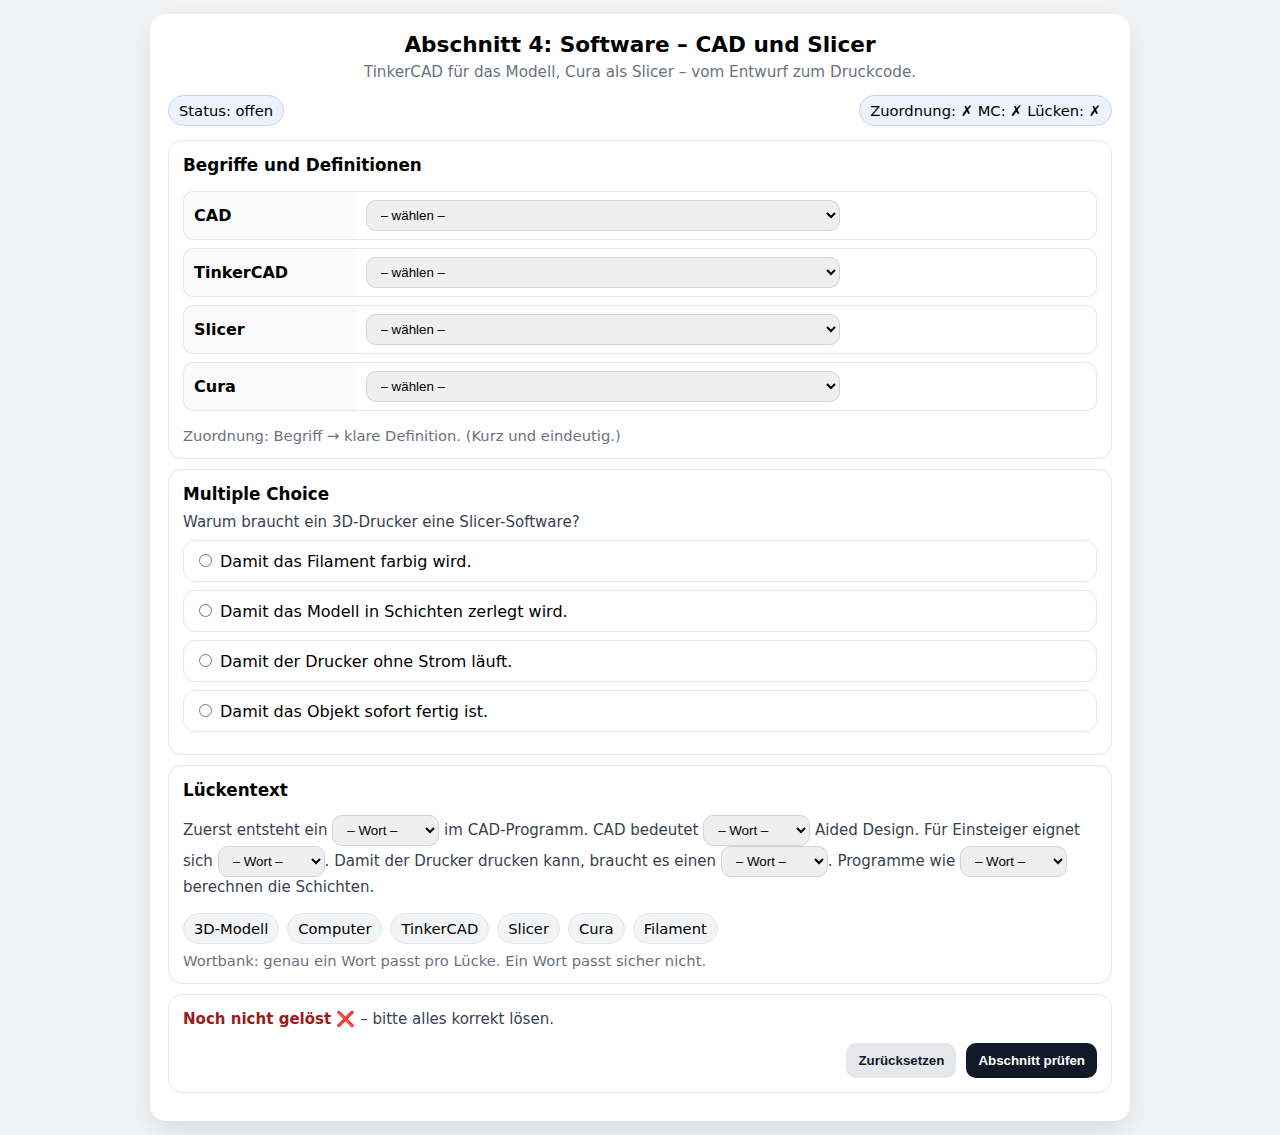
<file: abschnitt4.html>
<!DOCTYPE html>
<html lang="de">
<head>
  <meta charset="UTF-8" />
  <meta name="viewport" content="width=device-width,initial-scale=1" />
  <title>3D-Druck – Abschnitt 4</title>
  <link rel="stylesheet" href="./styles.css" />
</head>
<body>
  <div class="app">
    <h1 id="title"></h1>
    <p class="sub" id="subtitle"></p>

    <div class="pillbar">
      <div class="pill" id="progressPill"></div>
      <div class="pill" id="detailPill"></div>
    </div>

    <div class="card">
      <h2 id="matchTitle"></h2>
      <table id="matchTable"></table>
      <div class="hint">Zuordnung: Begriff → klare Definition. (Kurz und eindeutig.)</div>
    </div>

    <div class="card">
      <h2 id="mcTitle"></h2>
      <div class="small" id="mcQuestion"></div>
      <div class="mc" id="mcWrap"></div>
    </div>

    <div class="card">
      <h2 id="clozeTitle"></h2>
      <p class="small" id="clozeText"></p>
      <div class="wordbank" id="wordbank"></div>
      <div class="hint">Wortbank: genau ein Wort passt pro Lücke. Ein Wort passt sicher nicht.</div>
    </div>

    <div class="card">
      <div class="small" id="msg"></div>
      <div class="footer">
        <button class="secondary" id="resetBtn">Zurücksetzen</button>
        <button id="checkBtn">Abschnitt prüfen</button>
      </div>
    </div>
  </div>

  <script>
    window.SECTION_CONFIG = {
      sectionId: 4,
      title: "Abschnitt 4: Software – CAD und Slicer",
      subtitle: "TinkerCAD für das Modell, Cura als Slicer – vom Entwurf zum Druckcode.",
      match: {
        title: "Begriffe und Definitionen",
        left: ["CAD","TinkerCAD","Slicer","Cura"],
        right: [
          "CAD = Computer Aided Design – 3D-Modelle am Computer konstruieren",
          "TinkerCAD = CAD-Tool – einfacher Einstieg mit Grundformen",
          "Slicer = Slice-Software – Modell in Schichten und Druckwege umrechnen",
          "Cura = Slicer-Programm – erstellt Druckdaten für FDM-Drucker"
        ],
        solution: [0,1,2,3]
      },
      mc: {
        title: "Multiple Choice",
        question: "Warum braucht ein 3D-Drucker eine Slicer-Software?",
        options: [
          "Damit das Filament farbig wird.",
          "Damit das Modell in Schichten zerlegt wird.",
          "Damit der Drucker ohne Strom läuft.",
          "Damit das Objekt sofort fertig ist."
        ],
        correctIndex: 1
      },
      cloze: {
        title: "Lückentext",
        // 5 Lücken => 6 Textteile
        textParts: [
          "Zuerst entsteht ein ",
          " im CAD-Programm. CAD bedeutet ",
          " Aided Design. Für Einsteiger eignet sich ",
          ". Damit der Drucker drucken kann, braucht es einen ",
          ". Programme wie ",
          " berechnen die Schichten."
        ],
        wordbank: ["3D-Modell","Computer","TinkerCAD","Slicer","Cura","Filament"],
        solution: ["3D-Modell","Computer","TinkerCAD","Slicer","Cura"]
      }
    };
  </script>
  <script src="./common.js"></script>
  <script>renderSectionApp(window.SECTION_CONFIG);</script>
</body>
</html>
</file>
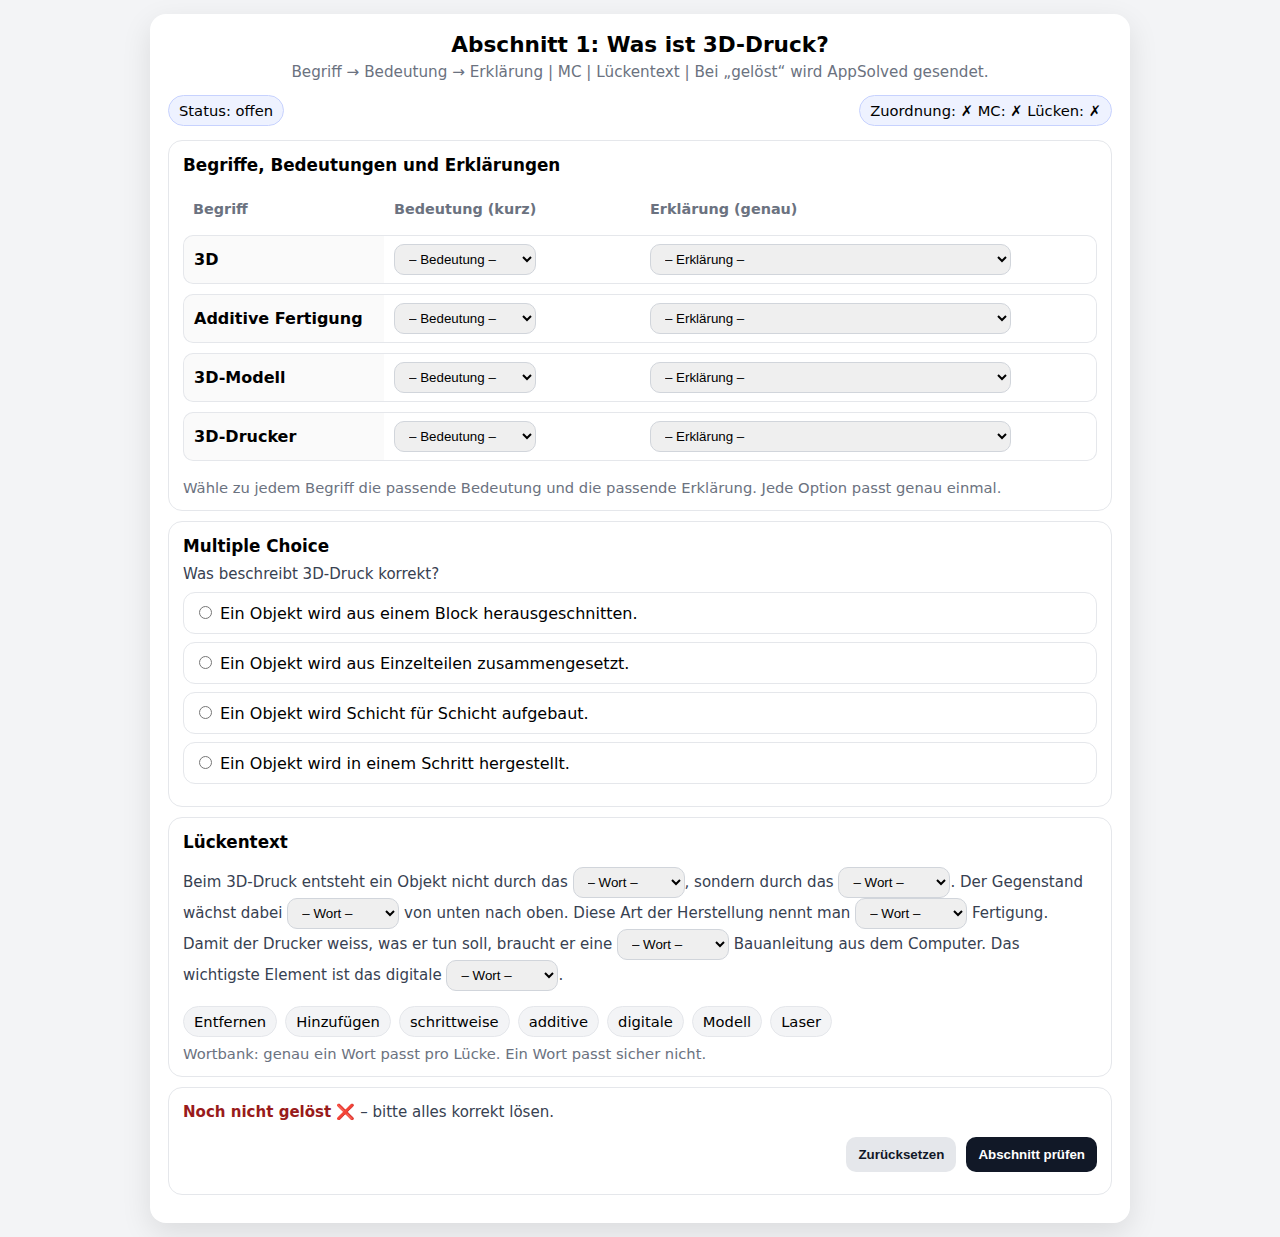
<file: abschnitt5.html>
<!DOCTYPE html>
<html lang="de">
<head>
  <meta charset="UTF-8" />
  <meta name="viewport" content="width=device-width,initial-scale=1" />
  <title>3D-Druck – Abschnitt 1</title>
  <style>
    :root{font-family:system-ui,-apple-system,BlinkMacSystemFont,"Segoe UI",sans-serif;background:#f3f4f6;}
    body{margin:0;min-height:100vh;display:flex;align-items:center;justify-content:center;padding:14px;}
    .app{background:#fff;border-radius:16px;box-shadow:0 10px 30px rgba(0,0,0,.1);padding:18px;max-width:980px;width:100%;box-sizing:border-box;}
    h1{margin:0 0 6px;text-align:center;font-size:1.35rem;}
    .sub{margin:0 0 14px;text-align:center;color:#6b7280;font-size:.95rem}
    .pillbar{display:flex;gap:10px;flex-wrap:wrap;align-items:center;justify-content:space-between;margin:8px 0 14px;}
    .pill{background:#eef2ff;border:1px solid #c7d2fe;padding:6px 10px;border-radius:999px;font-size:.92rem}
    .card{border:1px solid #e5e7eb;border-radius:14px;padding:14px;margin:10px 0;background:#fff;}
    .card h2{margin:0 0 8px;font-size:1.05rem}
    .small{font-size:.94rem;color:#374151;line-height:1.35}
    .hint{color:#6b7280;font-size:.92rem;margin-top:8px}
    button{border:0;background:#111827;color:#fff;padding:10px 12px;border-radius:10px;cursor:pointer;font-weight:700}
    button.secondary{background:#e5e7eb;color:#111827}
    .ok{color:#065f46;font-weight:800}
    .bad{color:#991b1b;font-weight:800}
    .mc label{display:block;border:1px solid #e5e7eb;border-radius:12px;padding:10px;margin:8px 0;cursor:pointer}
    .mc input{margin-right:8px}
    select{padding:6px 10px;border-radius:10px;border:1px solid #d1d5db;max-width:100%}
    table{width:100%;border-collapse:separate;border-spacing:0 10px}
    th,td{padding:8px 10px;vertical-align:middle}
    th{font-size:.9rem;color:#6b7280;text-align:left}
    tr.row td{border:1px solid #e5e7eb}
    tr.row td:first-child{border-right:none;border-radius:10px 0 0 10px;background:#fafafa;font-weight:800;width:22%}
    tr.row td:nth-child(2){border-left:none;border-right:none;width:28%}
    tr.row td:last-child{border-left:none;border-radius:0 10px 10px 0;width:50%}
    .wordbank{display:flex;gap:8px;flex-wrap:wrap;margin-top:10px}
    .chip{background:#f3f4f6;border:1px solid #e5e7eb;padding:6px 10px;border-radius:999px;font-size:.92rem}
    .footer{display:flex;gap:10px;flex-wrap:wrap;justify-content:flex-end;margin-top:14px}
    .debug{margin:8px 0 0;color:#6b7280;font-size:.85rem;text-align:center}
  </style>
</head>
<body>
  <div class="app">
    <h1 id="title"></h1>
    <p class="sub" id="subtitle"></p>

    <div class="pillbar">
      <div class="pill" id="progressPill"></div>
      <div class="pill" id="detailPill"></div>
    </div>

    <div class="card">
      <h2 id="matchTitle"></h2>
      <table>
        <thead>
          <tr>
            <th>Begriff</th>
            <th>Bedeutung (kurz)</th>
            <th>Erklärung (genau)</th>
          </tr>
        </thead>
        <tbody id="matchTable"></tbody>
      </table>
      <div class="hint">Wähle zu jedem Begriff die passende Bedeutung und die passende Erklärung. Jede Option passt genau einmal.</div>
    </div>

    <div class="card">
      <h2 id="mcTitle"></h2>
      <div class="small" id="mcQuestion"></div>
      <div class="mc" id="mcWrap"></div>
    </div>

    <div class="card">
      <h2 id="clozeTitle"></h2>
      <p class="small" id="clozeText"></p>
      <div class="wordbank" id="wordbank"></div>
      <div class="hint">Wortbank: genau ein Wort passt pro Lücke. Ein Wort passt sicher nicht.</div>
    </div>

    <div class="card">
      <div class="small" id="msg"></div>
      <div class="footer">
        <button class="secondary" id="resetBtn">Zurücksetzen</button>
        <button id="checkBtn">Abschnitt prüfen</button>
      </div>
      <div class="debug" id="debug"></div>
    </div>
  </div>

<script>
const CONFIG = {
  sectionId: 1,
  title: "Abschnitt 1: Was ist 3D-Druck?",
  subtitle: "Begriff → Bedeutung → Erklärung | MC | Lückentext | Bei „gelöst“ wird AppSolved gesendet.",
  match3: {
    title: "Begriffe, Bedeutungen und Erklärungen",
    terms: ["3D","Additive Fertigung","3D-Modell","3D-Drucker"],
    meanings: [
      "dreidimensional",
      "Herstellungsart",
      "digitaler Bauplan",
      "Druckmaschine"
    ],
    explanations: [
      "Gegenstände mit Breite, Länge und Höhe",
      "Material wird schichtweise hinzugefügt",
      "Computerdatei, die die Form eines Objekts beschreibt",
      "Gerät, das ein Objekt Schicht für Schicht aufbaut"
    ],
    solutionMeaningIndex: [0,1,2,3],
    solutionExplainIndex:  [0,1,2,3]
  },
  mc: {
    title: "Multiple Choice",
    question: "Was beschreibt 3D-Druck korrekt?",
    options: [
      "Ein Objekt wird aus einem Block herausgeschnitten.",
      "Ein Objekt wird aus Einzelteilen zusammengesetzt.",
      "Ein Objekt wird Schicht für Schicht aufgebaut.",
      "Ein Objekt wird in einem Schritt hergestellt."
    ],
    correctIndex: 2
  },
  cloze: {
    title: "Lückentext",
    // 6 Lücken -> 7 Textteile
    textParts: [
      "Beim 3D-Druck entsteht ein Objekt nicht durch das ",
      ", sondern durch das ",
      ". Der Gegenstand wächst dabei ",
      " von unten nach oben. Diese Art der Herstellung nennt man ",
      " Fertigung. Damit der Drucker weiss, was er tun soll, braucht er eine ",
      " Bauanleitung aus dem Computer. Das wichtigste Element ist das digitale ",
      "."
    ],
    wordbank: ["Entfernen","Hinzufügen","schrittweise","additive","digitale","Modell","Laser"],
    solution: ["Entfernen","Hinzufügen","schrittweise","additive","digitale","Modell"]
  }
};

const $ = (id)=>document.getElementById(id);
const state = { answers:{ meaning:[], explain:[], mc:null, cloze:[] }, solved:false };

function checkAll(){
  const okMatchMeaning = CONFIG.match3.solutionMeaningIndex
    .every((sol,i)=>String(state.answers.meaning[i])===String(sol));
  const okMatchExplain = CONFIG.match3.solutionExplainIndex
    .every((sol,i)=>String(state.answers.explain[i])===String(sol));
  const okMatch = okMatchMeaning && okMatchExplain;

  const okMC = state.answers.mc === CONFIG.mc.correctIndex;

  const okCloze = CONFIG.cloze.solution.every((sol,i)=>String(state.answers.cloze[i])===String(sol));

  return {okMatch, okMC, okCloze, solved: okMatch && okMC && okCloze};
}

function updateStatus(){
  const r = checkAll();
  $("progressPill").textContent = `Status: ${r.solved ? "gelöst" : "offen"}`;
  $("detailPill").textContent = `Zuordnung: ${r.okMatch?"✓":"✗"}  MC: ${r.okMC?"✓":"✗"}  Lücken: ${r.okCloze?"✓":"✗"}`;
  $("msg").innerHTML = r.solved
    ? `<span class="ok">Gelöst ✅</span> – AppSolved wird gesendet.`
    : `<span class="bad">Noch nicht gelöst ❌</span> – bitte alles korrekt lösen.`;
  return r.solved;
}

function sendSolved(){
  try{
    window.parent?.postMessage("AppSolved","*");
    $("debug").textContent = "Debug: AppSolved gesendet (postMessage).";
  }catch(e){
    $("debug").textContent = "Debug: postMessage fehlgeschlagen.";
  }
}

function buildSelect(options, placeholder){
  const sel = document.createElement("select");
  sel.innerHTML = `<option value="">${placeholder}</option>` +
    options.map((o,i)=>`<option value="${i}">${o}</option>`).join("");
  return sel;
}

function render(){
  $("title").textContent = CONFIG.title;
  $("subtitle").textContent = CONFIG.subtitle;

  // Match3 (Begriff -> Bedeutung + Erklärung)
  $("matchTitle").textContent = CONFIG.match3.title;
  const tbody = $("matchTable");
  tbody.innerHTML = "";

  CONFIG.match3.terms.forEach((term,i)=>{
    const tr = document.createElement("tr");
    tr.className = "row";

    const tdTerm = document.createElement("td");
    tdTerm.textContent = term;

    const tdMeaning = document.createElement("td");
    const selM = buildSelect(CONFIG.match3.meanings, "– Bedeutung –");
    selM.onchange = ()=>{ state.answers.meaning[i]=selM.value; updateStatus(); };
    tdMeaning.appendChild(selM);

    const tdExplain = document.createElement("td");
    const selE = buildSelect(CONFIG.match3.explanations, "– Erklärung –");
    selE.onchange = ()=>{ state.answers.explain[i]=selE.value; updateStatus(); };
    tdExplain.appendChild(selE);

    tr.appendChild(tdTerm);
    tr.appendChild(tdMeaning);
    tr.appendChild(tdExplain);
    tbody.appendChild(tr);
  });

  // MC
  $("mcTitle").textContent = CONFIG.mc.title;
  $("mcQuestion").textContent = CONFIG.mc.question;
  const mw = $("mcWrap"); mw.innerHTML = "";
  CONFIG.mc.options.forEach((opt,idx)=>{
    const lab = document.createElement("label");
    const inp = document.createElement("input");
    inp.type="radio"; inp.name="mc"; inp.value=idx;
    inp.onchange = ()=>{ state.answers.mc = idx; updateStatus(); };
    lab.appendChild(inp);
    lab.appendChild(document.createTextNode(opt));
    mw.appendChild(lab);
  });

  // Cloze
  $("clozeTitle").textContent = CONFIG.cloze.title;
  const p = $("clozeText"); p.innerHTML = "";
  for(let i=0;i<CONFIG.cloze.solution.length;i++){
    p.appendChild(document.createTextNode(CONFIG.cloze.textParts[i]));
    const sel = document.createElement("select");
    sel.innerHTML = `<option value="">– Wort –</option>` +
      CONFIG.cloze.wordbank.map(w=>`<option value="${w}">${w}</option>`).join("");
    sel.onchange = ()=>{ state.answers.cloze[i]=sel.value; updateStatus(); };
    p.appendChild(sel);
  }
  p.appendChild(document.createTextNode(CONFIG.cloze.textParts[CONFIG.cloze.solution.length]));

  const wb = $("wordbank"); wb.innerHTML = "";
  CONFIG.cloze.wordbank.forEach(w=>{
    const c = document.createElement("span");
    c.className="chip"; c.textContent=w;
    wb.appendChild(c);
  });

  $("checkBtn").onclick = ()=>{
    const solved = updateStatus();
    if(solved) sendSolved();
  };
  $("resetBtn").onclick = ()=>location.reload();

  updateStatus();
}
render();
</script>
</body>
</html>
</file>
<file: styles.css>
:root{font-family:system-ui,-apple-system,BlinkMacSystemFont,"Segoe UI",sans-serif;background:#f3f4f6;}
body{margin:0;min-height:100vh;display:flex;align-items:center;justify-content:center;padding:14px;}
.app{background:#fff;border-radius:16px;box-shadow:0 10px 30px rgba(0,0,0,.1);padding:18px;max-width:980px;width:100%;box-sizing:border-box;}
h1{margin:0 0 6px;text-align:center;font-size:1.35rem;}
.sub{margin:0 0 14px;text-align:center;color:#6b7280;font-size:.95rem}
.pillbar{display:flex;gap:10px;flex-wrap:wrap;align-items:center;justify-content:space-between;margin:8px 0 14px;}
.pill{background:#eef2ff;border:1px solid #c7d2fe;padding:6px 10px;border-radius:999px;font-size:.92rem}
.card{border:1px solid #e5e7eb;border-radius:14px;padding:14px;margin:10px 0;background:#fff;}
.card h2{margin:0 0 8px;font-size:1.05rem}
.small{font-size:.94rem;color:#374151;line-height:1.35}
.hint{color:#6b7280;font-size:.92rem;margin-top:8px}
button{border:0;background:#111827;color:#fff;padding:10px 12px;border-radius:10px;cursor:pointer;font-weight:700}
button.secondary{background:#e5e7eb;color:#111827}
button:disabled{opacity:.45;cursor:not-allowed}
.ok{color:#065f46;font-weight:800}
.bad{color:#991b1b;font-weight:800}
.mc label{display:block;border:1px solid #e5e7eb;border-radius:12px;padding:10px;margin:8px 0;cursor:pointer}
.mc input{margin-right:8px}
select{padding:6px 10px;border-radius:10px;border:1px solid #d1d5db}
table{width:100%;border-collapse:separate;border-spacing:0 8px}
td{padding:8px 10px;vertical-align:middle}
.pair td{border:1px solid #e5e7eb}
.pair td:first-child{border-right:none;border-radius:10px 0 0 10px;background:#fafafa;font-weight:800}
.pair td:last-child{border-left:none;border-radius:0 10px 10px 0}
.wordbank{display:flex;gap:8px;flex-wrap:wrap;margin-top:10px}
.chip{background:#f3f4f6;border:1px solid #e5e7eb;padding:6px 10px;border-radius:999px;font-size:.92rem}
.footer{display:flex;gap:10px;flex-wrap:wrap;justify-content:flex-end;margin-top:14px}
</file>
